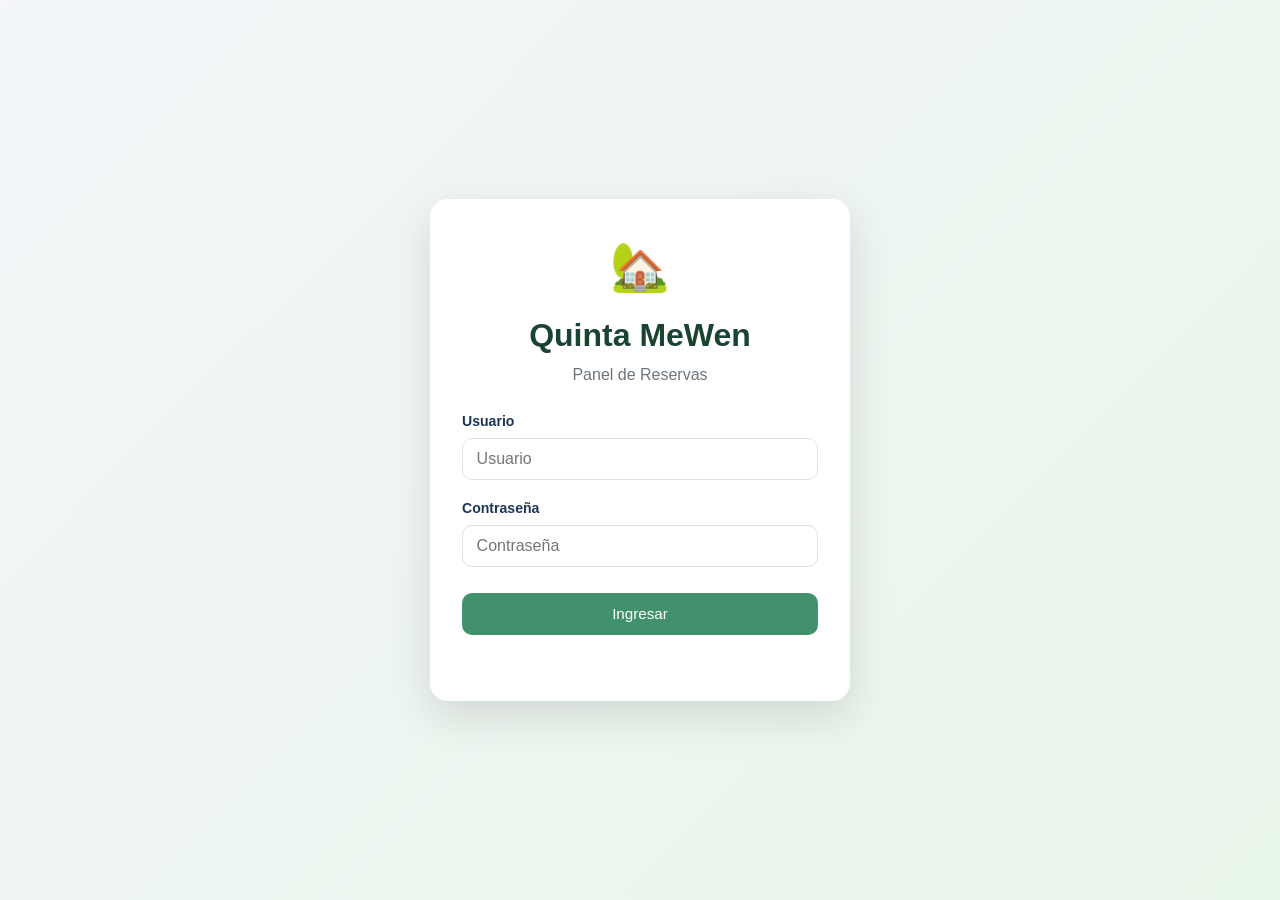
<file: login.html>
<!DOCTYPE html>
<html lang="es">
<head>
  <meta charset="UTF-8">
  <meta name="viewport" content="width=device-width, initial-scale=1.0, maximum-scale=1.0, user-scalable=no">
  <title>Ingresar - Quinta MeWen</title>
  <link rel="stylesheet" href="style.css">
</head>
<body class="login-page">

  <div class="login-container">
    <div class="login-card">
      <div class="login-logo">🏡</div>
      <h1>Quinta MeWen</h1>
      <p>Panel de Reservas</p>

      <form id="loginForm">
        <div class="form-group">
          <label for="usuario">Usuario</label>
          <input type="text" id="usuario" placeholder="Usuario" autocomplete="username" required>
        </div>

        <div class="form-group">
          <label for="password">Contraseña</label>
          <input type="password" id="password" placeholder="Contraseña" autocomplete="current-password" required>
        </div>

        <button type="submit" class="btn-success login-button">Ingresar</button>
        <div id="loginError" class="login-error"></div>
      </form>
    </div>
  </div>

  <script src="auth.js"></script>
  <script>
    document.getElementById('loginForm').addEventListener('submit', function(e) {
      e.preventDefault();
      const usuario = document.getElementById('usuario').value.trim();
      const password = document.getElementById('password').value;
      const errorDiv = document.getElementById('loginError');

      if (Auth.login(usuario, password)) {
        window.location.href = 'index.html';
      } else {
        errorDiv.textContent = 'Usuario o contraseña incorrectos';
        document.getElementById('password').value = '';
        document.getElementById('password').focus();
      }
    });

    if (Auth.estaAutenticado()) {
      window.location.replace('index.html');
    }
  </script>
</body>
</html>
</file>
<file: style.css>
:root {
  --bg: #f4f6f9;
  --card: #ffffff;
  --primary: #2d6a4f;
  --primary-dark: #1b4332;
  --accent: #40916c;
  --danger: #e63946;
  --danger-dark: #c1121f;
  --text: #1d3557;
  --muted: #6c757d;
  --border: #dee2e6;
}

* {
  box-sizing: border-box;
  margin: 0;
  padding: 0;
  -webkit-tap-highlight-color: transparent;
}

body {
  font-family: -apple-system, BlinkMacSystemFont, "Segoe UI", Roboto, Helvetica, Arial, sans-serif;
  background: var(--bg);
  color: var(--text);
  line-height: 1.5;
  min-height: 100vh;
  -webkit-font-smoothing: antialiased;
}

/* Header */
header {
  background: linear-gradient(135deg, var(--primary), var(--primary-dark));
  color: white;
  padding: 1rem 1.2rem;
  display: flex;
  justify-content: space-between;
  align-items: center;
  flex-wrap: wrap;
  gap: 0.7rem;
  position: sticky;
  top: 0;
  z-index: 50;
  box-shadow: 0 2px 8px rgba(0,0,0,0.15);
}

header h1 {
  font-size: 1.2rem;
  font-weight: 600;
}

.header-actions {
  display: flex;
  gap: 0.5rem;
  flex-wrap: wrap;
}

/* Botones */
button {
  cursor: pointer;
  border: none;
  border-radius: 10px;
  padding: 0.6rem 1rem;
  font-size: 0.95rem;
  font-weight: 500;
  font-family: inherit;
  transition: 0.2s;
}

.btn-primary {
  background: white;
  color: var(--primary);
}

.btn-logout {
  background: rgba(255,255,255,0.15);
  color: white;
  border: 1px solid rgba(255,255,255,0.35);
}

.btn-success { background: var(--accent); color: white; }
.btn-danger { background: var(--danger); color: white; }
.btn-cancel { background: #e9ecef; color: var(--text); }

/* Main */
main {
  max-width: 1100px;
  margin: 0 auto;
  padding: 1.2rem;
  display: grid;
  grid-template-columns: 1fr 340px;
  gap: 1.2rem;
}

.card {
  background: var(--card);
  border-radius: 14px;
  box-shadow: 0 2px 12px rgba(0,0,0,0.06);
  padding: 1.2rem;
}

.alerta-config {
  background: #fff3cd;
  border: 1px solid #ffc107;
  color: #856404;
  padding: 1rem;
  border-radius: 10px;
  margin-bottom: 1rem;
}

.hidden { display: none !important; }

/* Calendario */
.calendar-header {
  display: flex;
  justify-content: space-between;
  align-items: center;
  margin-bottom: 1rem;
}

.calendar-header h2 {
  font-size: 1.2rem;
  text-transform: capitalize;
}

.nav-btn {
  background: var(--bg);
  color: var(--text);
  width: 40px;
  height: 40px;
  border-radius: 50%;
  font-size: 1.2rem;
  display: flex;
  align-items: center;
  justify-content: center;
  padding: 0;
}

.weekdays {
  display: grid;
  grid-template-columns: repeat(7, 1fr);
  text-align: center;
  font-size: 0.75rem;
  font-weight: 600;
  color: var(--muted);
  margin-bottom: 0.5rem;
}

.days {
  display: grid;
  grid-template-columns: repeat(7, 1fr);
  gap: 5px;
}

.day {
  aspect-ratio: 1;
  border-radius: 12px;
  display: flex;
  flex-direction: column;
  align-items: center;
  justify-content: center;
  background: #f8f9fa;
  cursor: pointer;
  border: 2px solid transparent;
  min-height: 48px;
  transition: 0.15s;
  user-select: none;
}

.day:hover:not(.empty) {
  border-color: var(--accent);
  background: #e8f5e9;
}

.day.empty { background: transparent; cursor: default; }
.day.today {
  border-color: var(--primary);
  font-weight: 700;
  background: #e8f5e9;
}

.day-number {
  font-weight: 500;
  line-height: 1.2;
  font-size: 0.95rem;
}

.day-dots {
  display: flex;
  gap: 4px;
  margin-top: 5px;
  justify-content: center;
}

.day-dot {
  width: 8px;
  height: 8px;
  border-radius: 50%;
}

.day-dot.disponible {
  background: #22c55e;
  box-shadow: 0 0 0 2px rgba(34,197,94,0.22);
}

.day-dot.ocupado {
  background: #ef4444;
  box-shadow: 0 0 0 2px rgba(239,68,68,0.22);
}

/* Leyenda */
.leyenda {
  display: flex;
  gap: 1.2rem;
  font-size: 0.85rem;
  margin-top: 1.1rem;
  color: var(--muted);
  justify-content: center;
  flex-wrap: wrap;
}

.leyenda span {
  display: flex;
  align-items: center;
  gap: 0.4rem;
}

.cuadro {
  width: 12px;
  height: 12px;
  border-radius: 50%;
}

.cuadro.verde { background: #22c55e; }
.cuadro.rojo { background: #ef4444; }

/* Lista de reservas */
.contador {
  font-size: 0.85rem;
  color: var(--muted);
  font-weight: 400;
}

.reservas-list {
  display: flex;
  flex-direction: column;
  gap: 0.75rem;
  max-height: 540px;
  overflow-y: auto;
  margin-top: 1rem;
  padding-right: 6px;
  -webkit-overflow-scrolling: touch;
}

.reservas-list::-webkit-scrollbar {
  width: 6px;
}
.reservas-list::-webkit-scrollbar-track {
  background: #f1f1f1;
  border-radius: 10px;
}
.reservas-list::-webkit-scrollbar-thumb {
  background: #c1c1c1;
  border-radius: 10px;
}

.reserva-item {
  background: #f8f9fa;
  border-radius: 14px;
  padding: 1rem 1.1rem;
  border-left: 5px solid var(--danger);
  width: 100%;
  text-align: left;
  border-top: 0;
  border-right: 0;
  border-bottom: 0;
  cursor: pointer;
  font-family: inherit;
  transition: all 0.18s ease;
  box-shadow: 0 1px 3px rgba(0,0,0,0.04);
}

.reserva-item:hover {
  background: #eef5f1;
  transform: translateY(-1px);
  box-shadow: 0 4px 12px rgba(0,0,0,0.08);
}

.reserva-item .nombre {
  font-weight: 700;
  font-size: 1rem;
  color: var(--text);
  margin-bottom: 0.15rem;
}

.reserva-item .fechas {
  font-size: 0.84rem;
  color: var(--muted);
  margin-bottom: 0.35rem;
}

.reserva-item .montos {
  font-size: 0.83rem;
  display: flex;
  flex-wrap: wrap;
  gap: 0.4rem 0.8rem;
  align-items: center;
}

/* Nota */
.nota-reserva {
  margin-top: 0.65rem;
  padding: 0.55rem 0.75rem;
  background: #fff8e6;
  border-radius: 8px;
  font-size: 0.82rem;
  color: #7a5c00;
  line-height: 1.4;
  border-left: 3px solid #f0c14b;
}

/* Badges */
.badge {
  display: inline-block;
  padding: 0.18rem 0.5rem;
  border-radius: 6px;
  font-size: 0.72rem;
  font-weight: 600;
}

.badge-ok { background: #d8f3dc; color: #1b4332; }
.badge-pendiente { background: #ffe5e5; color: #9b2226; }
.badge-parcial { background: #fff3cd; color: #856404; }

.empty-state {
  text-align: center;
  color: var(--muted);
  padding: 2rem 1rem;
}

/* Modal */
.modal-overlay {
  position: fixed;
  inset: 0;
  background: rgba(0,0,0,0.5);
  display: none;
  align-items: flex-end;
  justify-content: center;
  z-index: 100;
}

.modal-overlay.active { display: flex; }

.modal {
  background: white;
  border-radius: 18px 18px 0 0;
  width: 100%;
  max-width: 500px;
  max-height: 92vh;
  overflow-y: auto;
  -webkit-overflow-scrolling: touch;
}

.modal-header {
  padding: 1.1rem 1.3rem;
  border-bottom: 1px solid var(--border);
  display: flex;
  justify-content: space-between;
  align-items: center;
  position: sticky;
  top: 0;
  background: white;
  z-index: 2;
}

.close-btn {
  background: transparent;
  font-size: 1.6rem;
  color: var(--muted);
  padding: 0.2rem 0.5rem;
  line-height: 1;
}

.modal-body { padding: 1.3rem; }

.form-group { margin-bottom: 1.1rem; }

.form-group label {
  display: block;
  font-size: 0.88rem;
  font-weight: 600;
  margin-bottom: 0.35rem;
}

.form-group input,
.form-group textarea,
.form-group select {
  width: 100%;
  padding: 0.7rem 0.85rem;
  border: 1px solid var(--border);
  border-radius: 10px;
  font-size: 1rem;
  font-family: inherit;
  background: white;
  -webkit-appearance: none;
}

.form-group input:focus,
.form-group textarea:focus,
.form-group select:focus {
  outline: none;
  border-color: var(--accent);
  box-shadow: 0 0 0 3px rgba(64,145,108,0.2);
}

.form-row {
  display: grid;
  grid-template-columns: 1fr 1fr;
  gap: 0.9rem;
}

.form-check {
  display: flex;
  align-items: center;
  gap: 0.55rem;
  margin: 0.6rem 0 1.1rem;
}

.form-check input { width: 18px; height: 18px; }

.form-help {
  display: block;
  margin-top: 0.4rem;
  font-size: 0.8rem;
  color: #6b7280;
}

.saldo-box {
  background: #f1f8f4;
  border-radius: 10px;
  padding: 0.85rem 1rem;
  margin-top: 0.6rem;
  font-size: 0.95rem;
}

.saldo-box strong { color: var(--primary); }

.modal-footer {
  padding: 1rem 1.3rem 1.5rem;
  border-top: 1px solid var(--border);
  display: flex;
  justify-content: space-between;
  gap: 0.7rem;
  flex-wrap: wrap;
  position: sticky;
  bottom: 0;
  background: white;
}

.footer-right { display: flex; gap: 0.6rem; }

#btnEliminar {
  min-height: 48px;
  padding: 0.9rem 1.4rem !important;
  font-size: 1rem !important;
  font-weight: 600;
  border-radius: 12px;
  min-width: 120px;
}

/* Toast */
.toast {
  position: fixed;
  bottom: 1.5rem;
  left: 50%;
  transform: translateX(-50%) translateY(20px);
  background: var(--primary-dark);
  color: white;
  padding: 0.85rem 1.4rem;
  border-radius: 12px;
  font-size: 0.95rem;
  opacity: 0;
  transition: 0.3s;
  z-index: 200;
  max-width: 90%;
  text-align: center;
  box-shadow: 0 4px 20px rgba(0,0,0,0.2);
}

.toast.show {
  opacity: 1;
  transform: translateX(-50%) translateY(0);
}

/* Login */
.login-page {
  display: flex;
  align-items: center;
  justify-content: center;
  min-height: 100vh;
  background: linear-gradient(135deg, #f4f6f9, #e8f5e9);
  padding: 1.5rem;
}

.login-container { width: 100%; max-width: 420px; }

.login-card {
  background: white;
  border-radius: 18px;
  padding: 2rem;
  box-shadow: 0 15px 45px rgba(0,0,0,0.12);
  text-align: center;
}

.login-logo { font-size: 3rem; margin-bottom: 0.5rem; }
.login-card h1 { color: var(--primary-dark); margin-bottom: 0.25rem; }
.login-card > p { color: var(--muted); margin-bottom: 1.5rem; }
.login-card form { text-align: left; }
.login-button { width: 100%; padding: 0.8rem; margin-top: 0.5rem; }

.login-error {
  color: var(--danger);
  font-size: 0.9rem;
  min-height: 1.3rem;
  margin-top: 0.8rem;
  text-align: center;
}

/* Responsive */
@media (max-width: 900px) {
  main {
    grid-template-columns: 1fr;
    padding: 1rem;
  }
  .reservas-list { max-height: 400px; }
}

@media (max-width: 600px) {
  header { padding: 0.9rem 1rem; }
  header h1 { font-size: 1.1rem; }

  .card { padding: 1rem; }
  .day { min-height: 46px; }
  .form-row { grid-template-columns: 1fr; }

  .modal-footer {
    flex-direction: column-reverse;
    gap: 0.7rem;
  }

  .footer-right {
    width: 100%;
    flex-direction: column-reverse;
    gap: 0.6rem;
  }

  #btnEliminar {
    width: 100%;
    min-height: 52px;
    order: -1;
  }

  .btn-success,
  .btn-cancel {
    width: 100%;
    min-height: 50px;
  }
}
</file>
